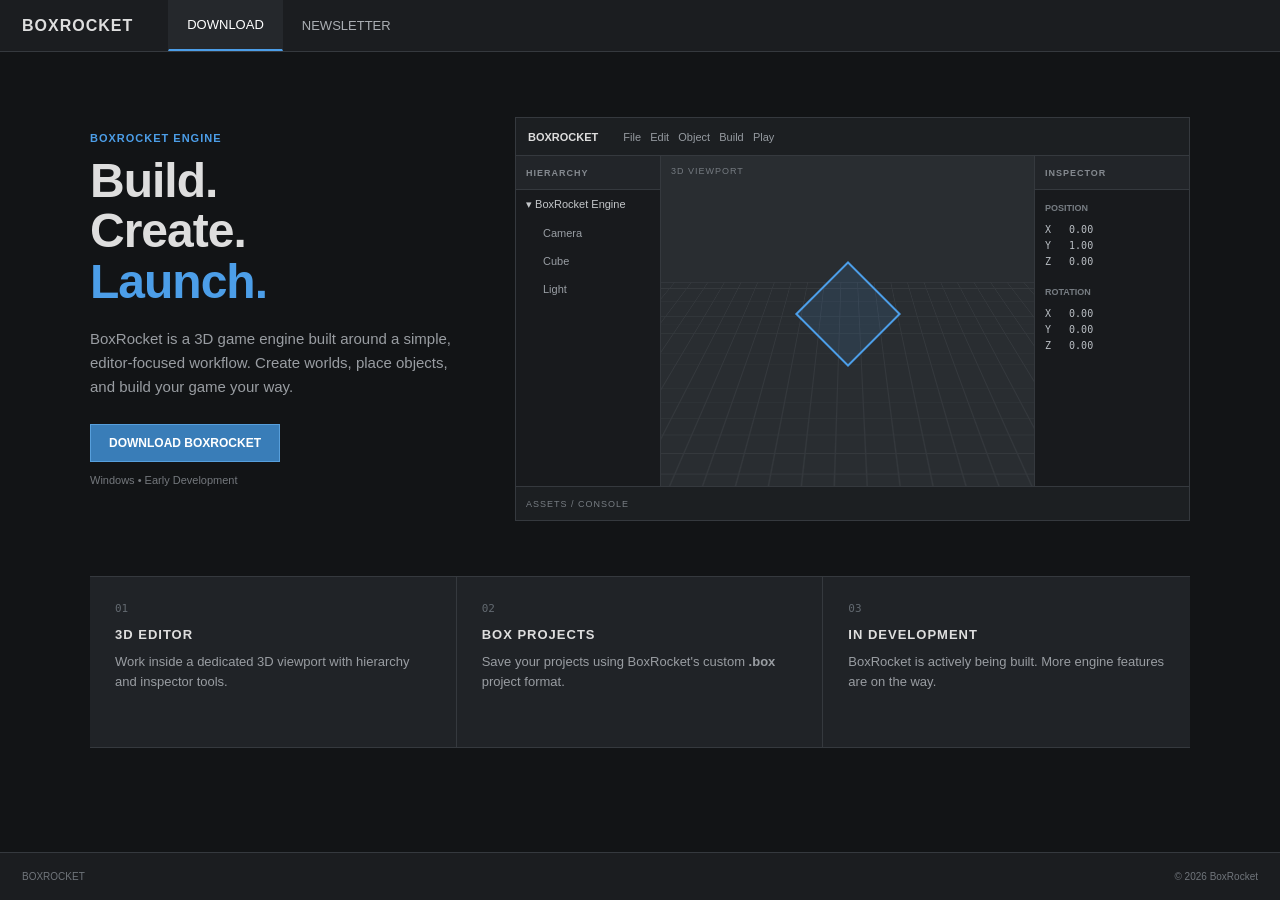
<file: index.html>
<!DOCTYPE html>
<html lang="en">
<head>
    <meta charset="UTF-8">
    <meta name="viewport" content="width=device-width, initial-scale=1.0">
    <title>BoxRocket — 3D Game Engine</title>
    <link rel="stylesheet" href="style.css">
</head>

<body>

<header class="topbar">
    <div class="brand">BOXROCKET</div>

    <nav>
        <a class="active" href="index.html">DOWNLOAD</a>
        <a href="newsletter.html">NEWSLETTER</a>
    </nav>
</header>

<main>

    <section class="hero">

        <div class="hero-text">

            <div class="eyebrow">BOXROCKET ENGINE</div>

            <h1>
                Build.<br>
                Create.<br>
                <span>Launch.</span>
            </h1>

            <p>
                BoxRocket is a 3D game engine built around a simple,
                editor-focused workflow. Create worlds, place objects,
                and build your game your way.
            </p>

            <a class="download-button" href="BoxRocket.zip">
                DOWNLOAD BOXROCKET
            </a>

            <p class="small-note">
                Windows • Early Development
            </p>

        </div>


        <div class="editor-preview">

            <div class="window-bar">
                <strong>BOXROCKET</strong>
                <span>
                    File&nbsp;&nbsp; Edit&nbsp;&nbsp; Object&nbsp;&nbsp;
                    Build&nbsp;&nbsp; Play
                </span>
            </div>


            <div class="editor-body">

                <aside>

                    <div class="panel-title">
                        HIERARCHY
                    </div>

                    <div class="tree">
                        ▾ BoxRocket Engine
                    </div>

                    <div class="tree indent">
                        Camera
                    </div>

                    <div class="tree indent">
                        Cube
                    </div>

                    <div class="tree indent">
                        Light
                    </div>

                </aside>


                <div class="viewport">

                    <div class="grid"></div>

                    <div class="cube"></div>

                    <div class="viewport-label">
                        3D VIEWPORT
                    </div>

                </div>


                <aside class="inspector">

                    <div class="panel-title">
                        INSPECTOR
                    </div>

                    <div class="property">
                        POSITION
                    </div>

                    <div class="values">
                        X&nbsp;&nbsp; 0.00<br>
                        Y&nbsp;&nbsp; 1.00<br>
                        Z&nbsp;&nbsp; 0.00
                    </div>

                    <div class="property">
                        ROTATION
                    </div>

                    <div class="values">
                        X&nbsp;&nbsp; 0.00<br>
                        Y&nbsp;&nbsp; 0.00<br>
                        Z&nbsp;&nbsp; 0.00
                    </div>

                </aside>

            </div>


            <div class="asset-bar">
                ASSETS / CONSOLE
            </div>

        </div>

    </section>


    <section class="features">

        <div class="feature">

            <div class="feature-number">
                01
            </div>

            <h2>
                3D EDITOR
            </h2>

            <p>
                Work inside a dedicated 3D viewport with
                hierarchy and inspector tools.
            </p>

        </div>


        <div class="feature">

            <div class="feature-number">
                02
            </div>

            <h2>
                BOX PROJECTS
            </h2>

            <p>
                Save your projects using BoxRocket's custom
                <strong>.box</strong> project format.
            </p>

        </div>


        <div class="feature">

            <div class="feature-number">
                03
            </div>

            <h2>
                IN DEVELOPMENT
            </h2>

            <p>
                BoxRocket is actively being built.
                More engine features are on the way.
            </p>

        </div>

    </section>

</main>


<footer>

    <span>BOXROCKET</span>

    <span>
        © 2026 BoxRocket
    </span>

</footer>

</body>
</html>
</file>
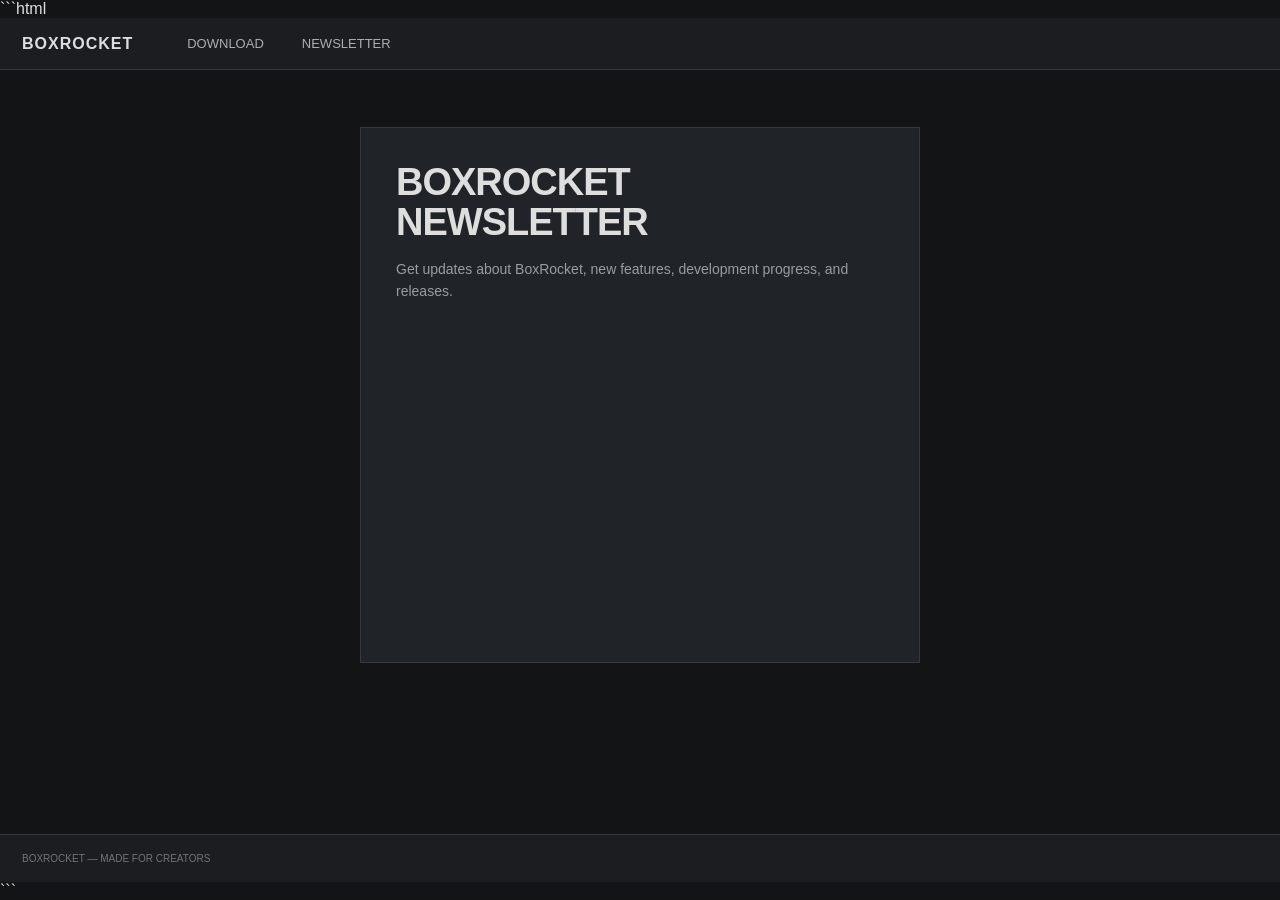
<file: newsletter.html>
```html
<!DOCTYPE html>
<html lang="en">
<head>
    <meta charset="UTF-8">
    <meta name="viewport" content="width=device-width, initial-scale=1.0">
    <title>BoxRocket - Newsletter</title>
    <link rel="stylesheet" href="style.css">
</head>

<body>

    <header class="topbar">
        <div class="brand">BOXROCKET</div>

        <nav>
            <a href="index.html">DOWNLOAD</a>
            <a href="newsletter.html">NEWSLETTER</a>
        </nav>
    </header>

    <main class="page">

        <section class="newsletter-page">
            <div class="newsletter-card">

                <h1>BOXROCKET NEWSLETTER</h1>

                <p>
                    Get updates about BoxRocket, new features,
                    development progress, and releases.
                </p>

                <div class="newsletter-form">
                    <iframe
                        width="540"
                        height="305"
                        src="https://02da6e3c.sibforms.com/v2/serve/[base64]"
                        frameborder="0"
                        scrolling="auto"
                        allowfullscreen
                        style="display:block;margin-left:auto;margin-right:auto;max-width:100%;">
                    </iframe>
                </div>

            </div>
        </section>

    </main>

    <footer>
        <p>BOXROCKET — MADE FOR CREATORS</p>
    </footer>

</body>
</html>
```
</file>
<file: style.css>
* {
    box-sizing: border-box;
}

:root {
    --bg: #121416;
    --top: #1b1d20;
    --panel: #202327;
    --panel-dark: #181a1d;
    --border: #35393e;
    --text: #dedede;
    --muted: #999da2;
    --blue: #4c9ee8;
    --blue-dark: #397db8;
}

html,
body {
    margin: 0;
    min-height: 100%;
}

body {
    min-height: 100vh;
    background: var(--bg);
    color: var(--text);
    font-family: Arial, Helvetica, sans-serif;

    display: flex;
    flex-direction: column;
}

/* TOP BAR */

.topbar {
    height: 52px;
    padding: 0 22px;

    display: flex;
    align-items: center;

    background: var(--top);
    border-bottom: 1px solid var(--border);
}

.brand {
    font-size: 16px;
    font-weight: bold;
    letter-spacing: 1px;
}

nav {
    height: 100%;
    margin-left: 35px;

    display: flex;
}

nav a {
    height: 100%;
    padding: 0 18px;

    display: flex;
    align-items: center;

    color: #aaaeb3;
    text-decoration: none;
    font-size: 13px;

    border-left: 1px solid transparent;
    border-right: 1px solid transparent;
}

nav a:hover {
    background: #23262a;
    color: white;
}

nav a.active {
    background: #25282c;
    color: white;
    border-bottom: 2px solid var(--blue);
}

/* MAIN */

main {
    width: 1100px;
    max-width: calc(100% - 40px);
    margin: 0 auto;
    flex: 1;
}

/* HERO */

.hero {
    display: grid;
    grid-template-columns: 390px 1fr;
    gap: 35px;

    padding: 65px 0 55px;
}

.hero-text {
    padding-top: 15px;
}

.eyebrow {
    margin-bottom: 12px;

    color: var(--blue);
    font-size: 11px;
    font-weight: bold;
    letter-spacing: 1px;
}

h1 {
    margin: 0 0 20px;

    font-size: 48px;
    line-height: 1.05;
    font-weight: 600;
    letter-spacing: -1px;
}

h1 span {
    color: var(--blue);
}

.hero-text p {
    max-width: 370px;

    margin: 0 0 20px;

    color: var(--muted);
    font-size: 15px;
    line-height: 1.6;
}

.small-note {
    margin-top: 10px !important;

    color: #74787d !important;
    font-size: 11px !important;
}

/* DOWNLOAD */

.download-button {
    display: inline-block;

    margin-top: 5px;
    padding: 11px 18px;

    background: var(--blue-dark);
    border: 1px solid #579fdc;

    color: white;
    text-decoration: none;

    font-size: 12px;
    font-weight: bold;
}

.download-button:hover {
    background: var(--blue);
}

/* EDITOR PREVIEW */

.editor-preview {
    background: #111315;
    border: 1px solid var(--border);
}

.window-bar {
    height: 38px;

    display: flex;
    align-items: center;

    padding: 0 12px;
    gap: 25px;

    background: #1c1f22;
    border-bottom: 1px solid var(--border);

    color: #969ba1;
    font-size: 11px;
}

.window-bar strong {
    color: #ddd;
    font-size: 11px;
}

/* EDITOR */

.editor-body {
    height: 330px;

    display: grid;
    grid-template-columns: 145px 1fr 155px;
}

.editor-body aside {
    overflow: hidden;

    background: var(--panel-dark);
    border-right: 1px solid var(--border);
}

.editor-body aside:last-child {
    border-right: none;
    border-left: 1px solid var(--border);
}

.panel-title {
    height: 34px;

    display: flex;
    align-items: center;

    padding: 0 10px;

    background: #222529;
    border-bottom: 1px solid var(--border);

    color: #858a90;
    font-size: 9px;
    font-weight: bold;
    letter-spacing: 1px;
}

.tree {
    padding: 8px 10px;

    color: #c4c7ca;
    font-size: 11px;
}

.tree.indent {
    padding-left: 27px;
    color: #999ea4;
}

/* VIEWPORT */

.viewport {
    position: relative;
    overflow: hidden;

    background: #292d31;
}

/*
    Simple editor-style grid.
*/

.grid {
    position: absolute;
    width: 180%;
    height: 180%;

    left: -40%;
    top: -20%;

    opacity: .25;

    background-image:
        linear-gradient(#555a60 1px, transparent 1px),
        linear-gradient(90deg, #555a60 1px, transparent 1px);

    background-size: 25px 25px;

    transform:
        perspective(500px)
        rotateX(58deg);
}

/*
    Fake cube for the website preview.
*/

.cube {
    position: absolute;

    width: 75px;
    height: 75px;

    left: 50%;
    top: 48%;

    transform:
        translate(-50%, -50%)
        rotate(45deg);

    border: 2px solid var(--blue);
    background: rgba(76, 158, 232, .12);
}

.viewport-label {
    position: absolute;

    top: 10px;
    left: 10px;

    color: #747a80;
    font-size: 9px;
    letter-spacing: 1px;
}

/* INSPECTOR */

.property {
    padding: 13px 10px 5px;

    color: #777d83;
    font-size: 9px;
    font-weight: bold;
}

.values {
    padding: 4px 10px;

    color: #b9bec3;

    font-family: Consolas, monospace;
    font-size: 10px;
    line-height: 1.6;
}

/* ASSET BAR */

.asset-bar {
    height: 34px;

    display: flex;
    align-items: center;

    padding: 0 10px;

    background: #1c1f22;
    border-top: 1px solid var(--border);

    color: #777d83;
    font-size: 9px;
    letter-spacing: 1px;
}

/* FEATURES */

.features {
    display: grid;
    grid-template-columns: repeat(3, 1fr);

    border-top: 1px solid var(--border);
    border-bottom: 1px solid var(--border);
}

.feature {
    min-height: 170px;

    padding: 25px;

    background: var(--panel);

    border-right: 1px solid var(--border);
}

.feature:last-child {
    border-right: none;
}

.feature-number {
    margin-bottom: 12px;

    color: #626970;

    font-family: Consolas, monospace;
    font-size: 11px;
}

.feature h2 {
    margin: 0 0 10px;

    font-size: 13px;
    font-weight: bold;
    letter-spacing: 1px;
}

.feature p {
    margin: 0;

    color: var(--muted);
    font-size: 13px;
    line-height: 1.55;
}

/* NEWSLETTER */

.newsletter-page {
    min-height: 650px;

    display: flex;
    align-items: center;
    justify-content: center;
}

.newsletter-card {
    width: 560px;
    max-width: 100%;

    padding: 35px;

    background: var(--panel);
    border: 1px solid var(--border);
}

.newsletter-card h1 {
    font-size: 38px;
    margin-bottom: 15px;
}

.newsletter-card p {
    margin: 0 0 20px;

    color: var(--muted);
    font-size: 14px;
    line-height: 1.6;
}

/* FORM */

form {
    margin-top: 25px;
}

label {
    display: block;

    margin-bottom: 7px;

    color: #858a90;
    font-size: 10px;
    font-weight: bold;
}

input {
    width: 100%;

    padding: 11px 12px;

    background: #141618;
    border: 1px solid var(--border);

    color: white;
    outline: none;

    font-size: 14px;
}

input:focus {
    border-color: var(--blue);
}

button {
    width: 100%;

    margin-top: 9px;
    padding: 11px;

    background: var(--blue-dark);
    border: 1px solid #579fdc;

    color: white;

    font-size: 12px;
    font-weight: bold;

    cursor: pointer;
}

button:hover {
    background: var(--blue);
}

.message {
    margin-top: 12px;

    color: var(--blue);
    font-size: 13px;
}

/* FOOTER */

footer {
    height: 48px;

    display: flex;
    align-items: center;
    justify-content: space-between;

    padding: 0 22px;

    background: var(--top);
    border-top: 1px solid var(--border);

    color: #70757b;
    font-size: 10px;
}

/* MOBILE */

@media (max-width: 850px) {

    .hero {
        grid-template-columns: 1fr;
        padding-top: 40px;
    }

    .editor-preview {
        width: 100%;
    }

    .features {
        grid-template-columns: 1fr;
    }

    .feature {
        border-right: none;
        border-bottom: 1px solid var(--border);
    }

}

@media (max-width: 600px) {

    main {
        max-width: calc(100% - 24px);
    }

    .topbar {
        padding: 0 10px;
    }

    nav {
        margin-left: 15px;
    }

    nav a {
        padding: 0 10px;
    }

    .hero {
        padding-top: 35px;
    }

    h1 {
        font-size: 40px;
    }

    .editor-body {
        grid-template-columns: 105px 1fr 110px;
    }

    .window-bar span {
        display: none;
    }

    .newsletter-card {
        padding: 25px;
    }

}
</file>
